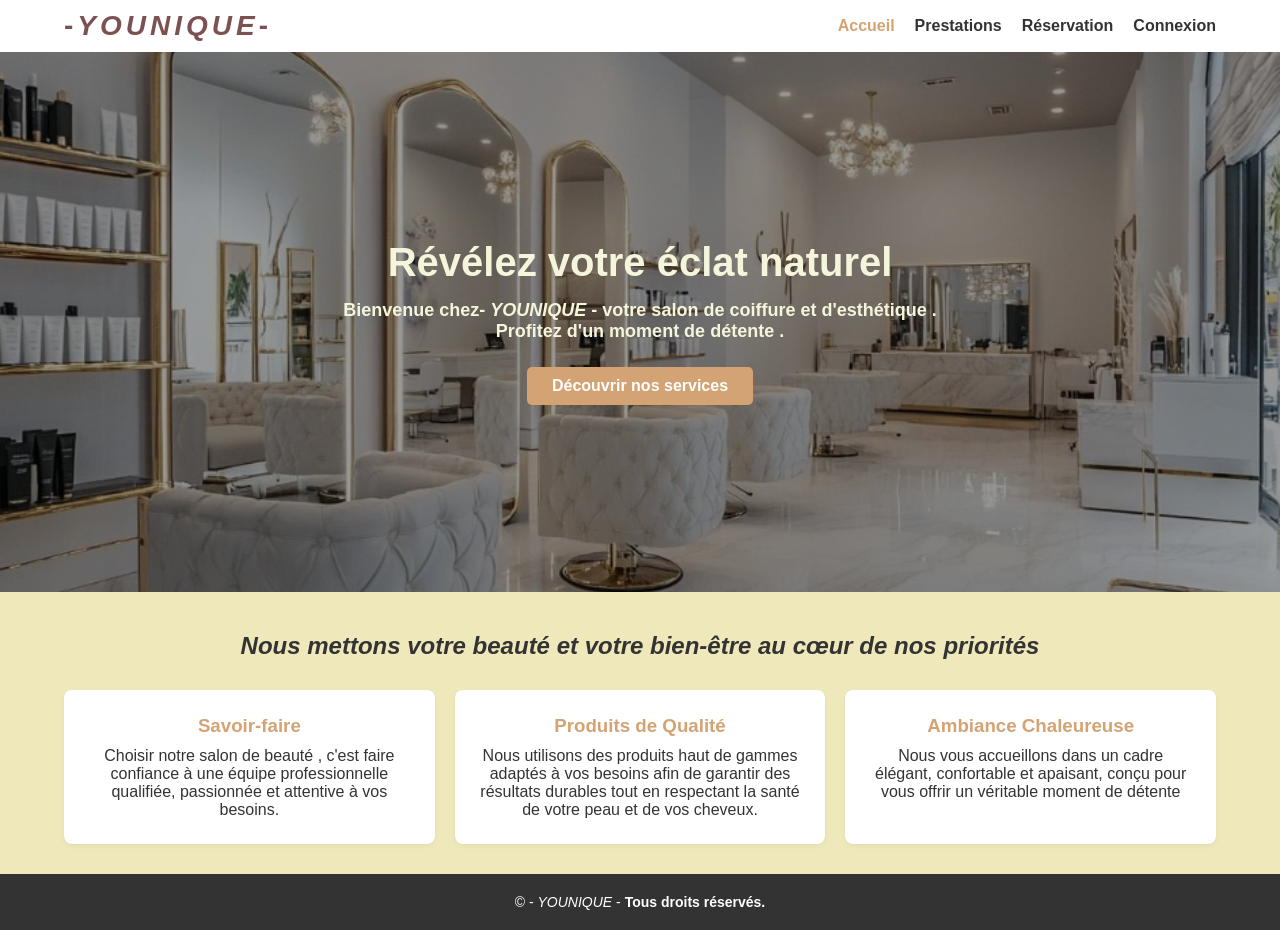
<file: index.html>
<!DOCTYPE html>
<html lang="fr">
<head>
    <meta charset="UTF-8">
    <meta name="viewport" content="width=device-width, initial-scale=1.0">
    <title>-YOUNIQUE- Salon de Coiffure & Esthétique</title>
    <link rel="stylesheet" href="./style.css">
</head>
<body>
    <header>
        <div class="logo">
            <a href="index.html" class="logo-text">-<i>YOUNIQUE</i>-</a> 
            
        </div>
        <nav>
            <ul>
                <li><a href="./index.html" class="active">Accueil</a></li>
                <li><a href="./prestation.html">Prestations</a></li>
                <li><a href="./reservation.html">Réservation</a></li>
                <li><a href="./connexion.html" id="nav-auth">Connexion</a></li>
            </ul>
        </nav>
    </header>
    <main>
        <section class="hero">
            <div class="hero-text">
                <h2>Révélez votre éclat naturel</h2>
                <p><b>Bienvenue chez- <i> YOUNIQUE</i> - votre salon de coiffure et d'esthétique . Profitez d'un moment de détente .</b></p>
                <a href="./prestation.html" class="btn">Découvrir nos services</a>
            </div>
        </section>
        <p id="welcome-hero" style="font-weight: bold; color: var(--primary-color); margin-top: 10px;"></p>

        <section class="about">
            <h2><i> Nous mettons votre beauté et votre bien-être au cœur de nos priorités</i></h2>
            <div class="about-grid">
                <div class="about-card">
                    <h3>Savoir-faire</h3>
                    <p>Choisir notre salon de beauté , c'est faire confiance à une équipe professionnelle qualifiée, passionnée et attentive à vos besoins.</p>
                </div>
                <div class="about-card">
                    <h3>Produits de Qualité</h3>
                    <p>Nous utilisons des produits haut de gammes  adaptés à vos besoins afin de garantir des résultats durables tout en respectant la santé de votre peau et de vos cheveux.</p>
                </div>
                <div class="about-card">
                    <h3>Ambiance Chaleureuse</h3>
                    <p>Nous vous accueillons dans un cadre élégant, confortable et apaisant, conçu pour vous offrir un véritable moment de détente</p>
                </div>
            </div>
        </section>
    </main>

    <footer>
    
        <p>&copy; - <i>YOUNIQUE</i> -  <b>Tous droits réservés.</b></p>
        
    </footer>

    <script src="./main.js"></script>
        
    <script>
        
        window.onload = function() {
            verifierSession(''); // Chaîne vide car index.html est à la racine, pas dans /content
            let user = localStorage.getItem('connectedUser');
if(user) {
    document.getElementById('welcome-hero').innerText = "Ravi de vous revoir chez nous, " + user + " !";
}
        };
    </script>
</body>
    </script>
</body>
</html>
</file>
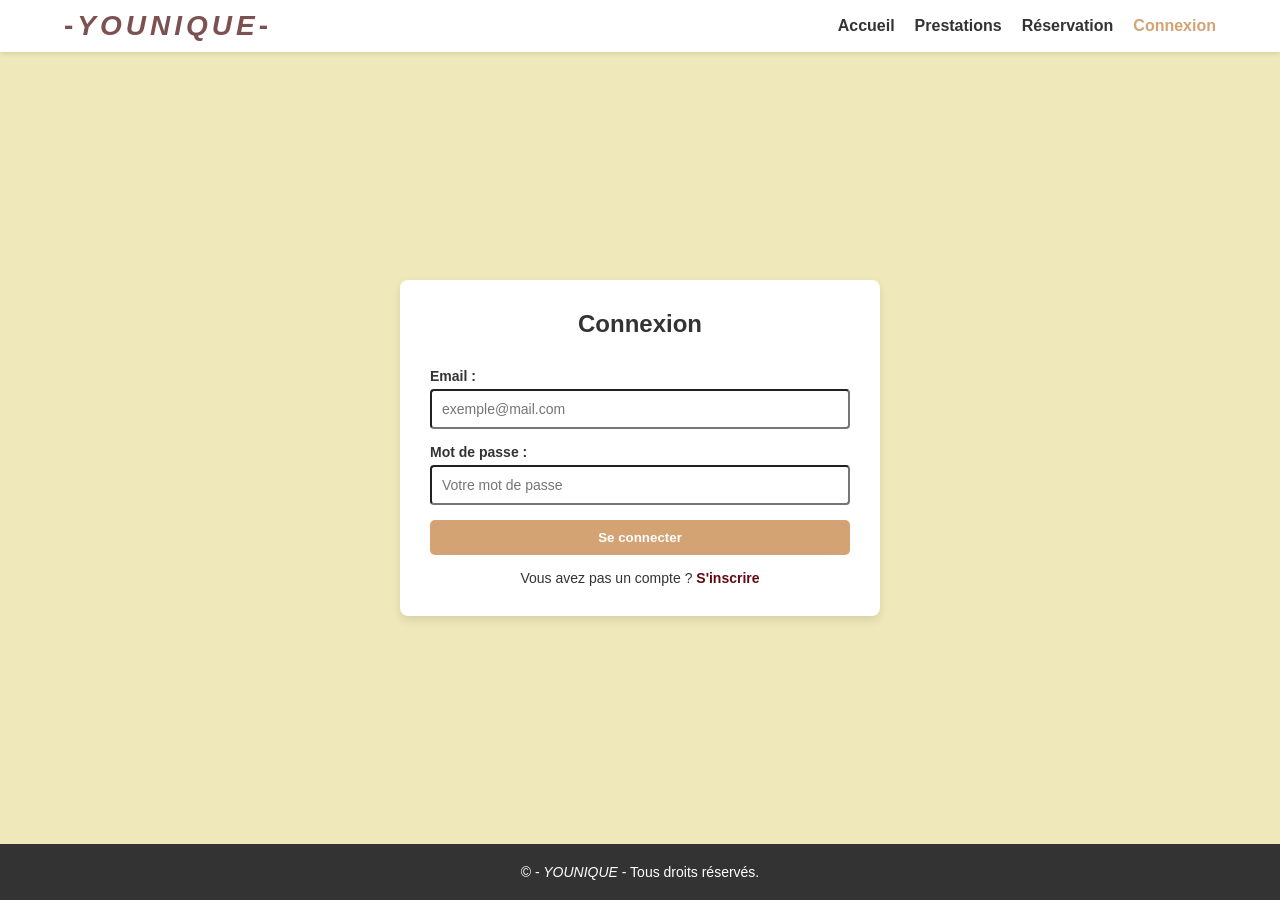
<file: connexion.html>
<!DOCTYPE html>
<html lang="fr">
<head>
    <meta charset="UTF-8">
    <meta name="viewport" content="width=device-width, initial-scale=1.0">
    <title>Espace Client - YOUNIQUE-</title>
    <link rel="stylesheet" href="./style.css">
</head>
<body>
    <header>
        <div class="logo">
            <a href="../index.html" class="logo-text">-<i>YOUNIQUE</i>-</a>
            
        </div>
        <nav>
            <ul>
                <li><a href="./index.html">Accueil</a></li>
                <li><a href="./prestation.html">Prestations</a></li>
                <li><a href="./reservation.html">Réservation</a></li>
                <li><a href="./connexion.html" class="active" id="nav-auth">Connexion</a></li>
            </ul>
        </nav>
    </header>

    <main class="container auth-container">
        <div class="form-box" id="login-box">
            <h2>Connexion</h2>
            <form id="form-login" onsubmit="gererConnexion(event)">
                <div class="form-group">
                    <label for="login-email">Email :</label>
                    <input type="email" id="login-email" required placeholder="exemple@mail.com">
                </div>
                <div class="form-group">
                    <label for="login-password">Mot de passe :</label>
                    <input type="password" id="login-password" required placeholder="Votre mot de passe">
                </div>
                <button type="submit" class="btn btn-block">Se connecter</button>
                <p class="toggle-form">Vous avez pas un  compte ? <a href="#" onclick="basculerFormulaire('register')">S'inscrire</a></p>
            </form>
            <div id="login-error" class="error-box" style="display:none;"></div>
        </div>

        <div class="form-box" id="register-box" style="display:none;">
            <h2>Inscription</h2>
            <form id="form-register" onsubmit="gererInscription(event)">
                <div class="form-group">
                    <label for="reg-nom">Nom complet :</label>
                    <input type="text" id="reg-nom" required placeholder="Nom et Prénom">
                </div>
                <div class="form-group">
                    <label for="reg-email">Email :</label>
                    <input type="email" id="reg-email" required placeholder="exemple@mail.com">
                    <small class="error-text" id="reg-email-error"></small>
                </div>
                <div class="form-group">
                    <label for="reg-password">Mot de passe (6 car. min) :</label>
                    <input type="password" id="reg-password" required placeholder="Créer un mot de passe">
                    <small class="error-text" id="reg-pass-error"></small>
                </div>
                <button type="submit" class="btn btn-block">Créer un compte</button>
                <p class="toggle-form">Déjà inscrit ? <a href="#" onclick="basculerFormulaire('login')">Se connecter</a></p>
            </form>
            <div id="register-success" class="success-box" style="display:none;"></div>
        </div>

        <div class="form-box" id="welcome-box" style="display:none;">
            <h2>Mon Espace</h2>
            <p id="welcome-text"></p>
            <button class="btn btn-danger" onclick="deconnexion()">Se déconnecter</button>
        </div>
    </main>

    <footer>
        <p>&copy; -<i> YOUNIQUE </i>- Tous droits réservés.</p>
    </footer>

    <script src="./main.js"></script>
    
<script>

    window.onload = function() {
        verifierSession('../');      
        afficherEspacePerso();       
    };
</script>
       
</body>
</html>
</file>
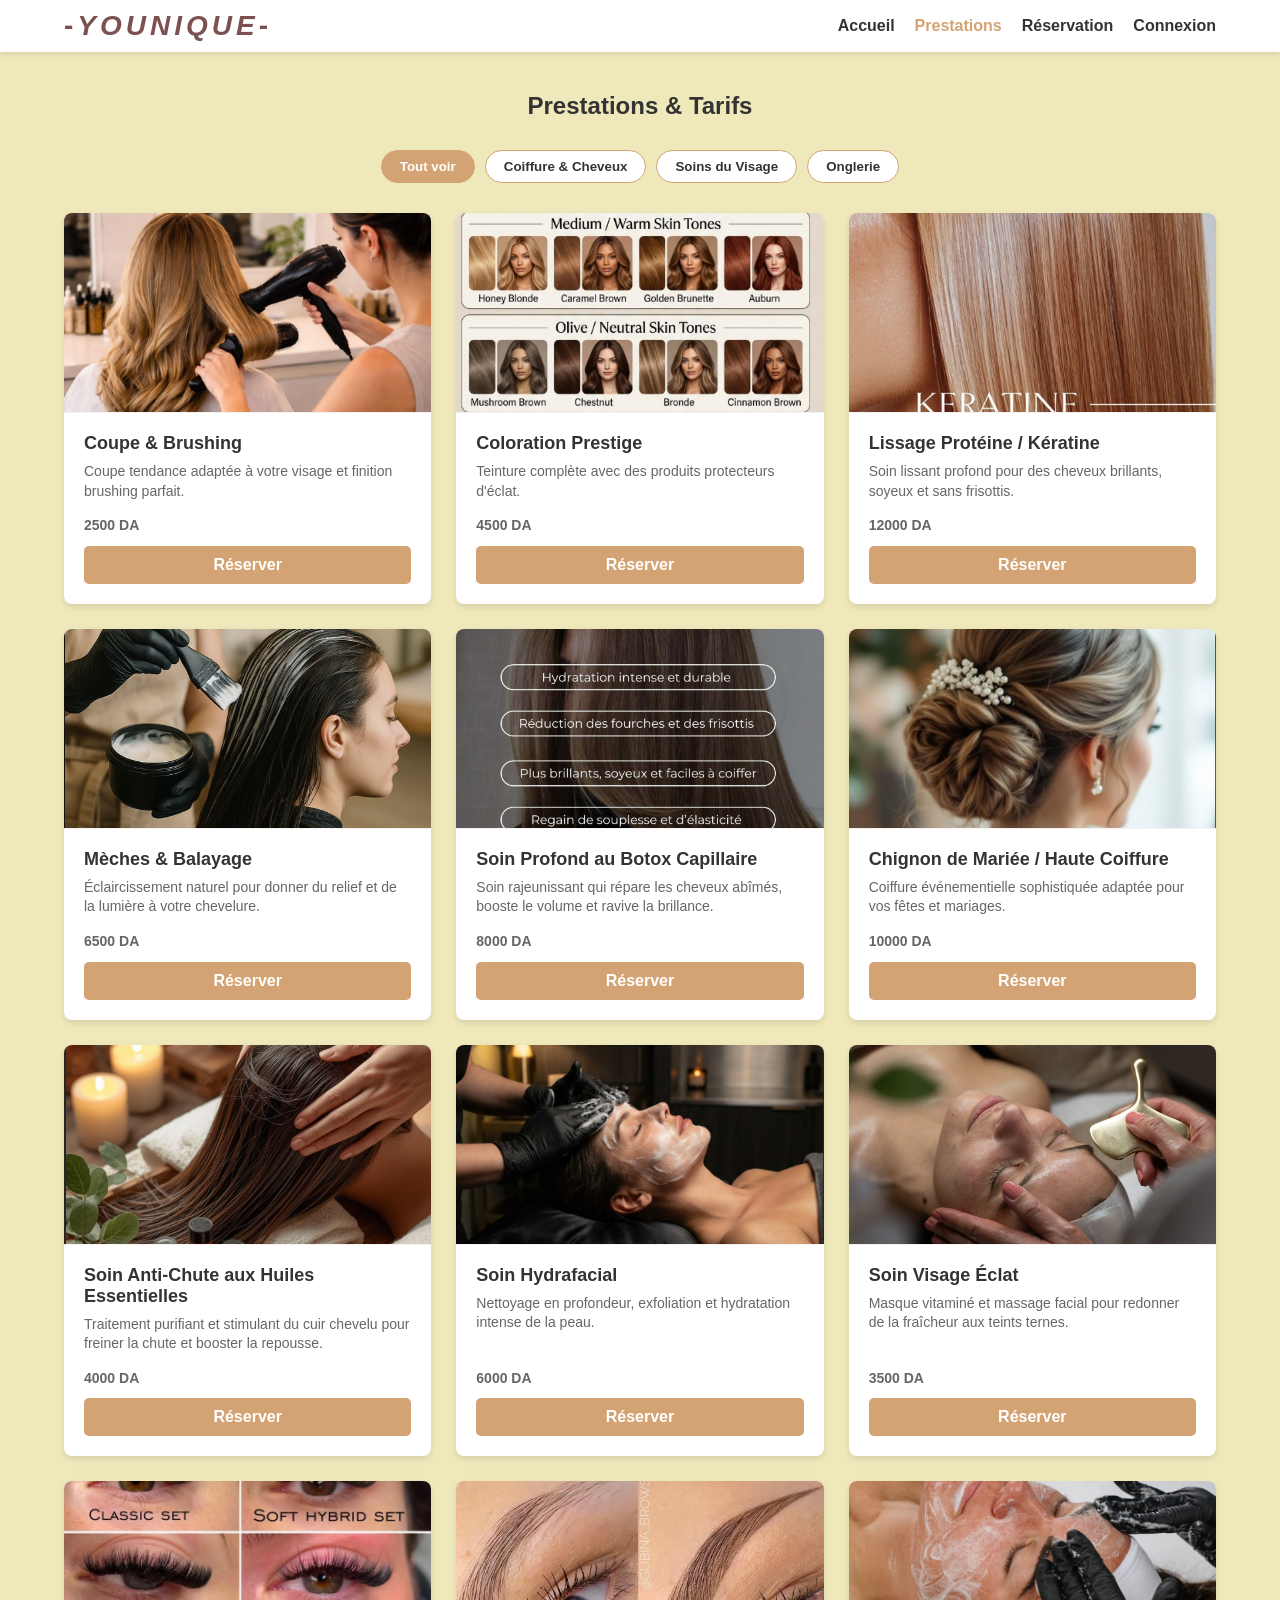
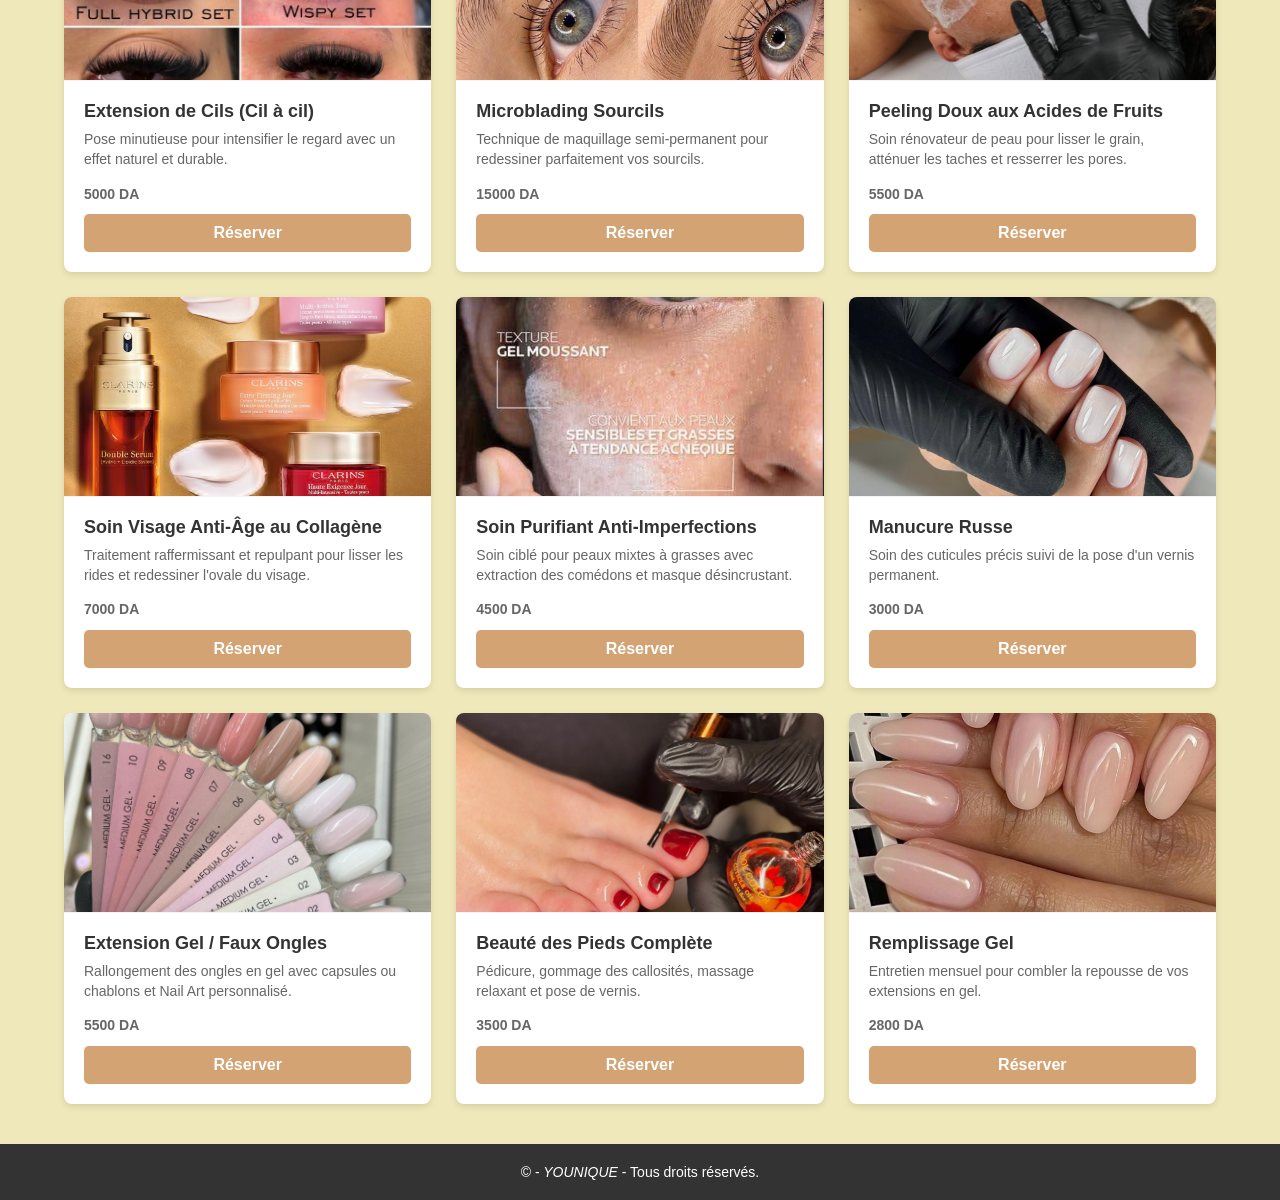
<file: prestation.html>
<!DOCTYPE html>
<html lang="fr">
<head>
    <meta charset="UTF-8">
    <meta name="viewport" content="width=device-width, initial-scale=1.0">
    <title>Nos Prestations - YOUNIQUE</title>
    <link rel="stylesheet" href="./style.css">
</head>
<body>
    <header>
        <div class="logo">
            <a href="../index.html" class="logo-text">-<i>YOUNIQUE</i>-</a>
            
        </div>
        <nav>
            <ul>
                <li><a href="./index.html">Accueil</a></li>
                <li><a href="./prestation.html" class="active">Prestations</a></li>
                <li><a href="./reservation.html">Réservation</a></li>
                <li><a href="./connexion.html" id="nav-auth">Connexion</a></li>
            </ul>
        </nav>
    </header>

    <main class="container">
        <h2><b>Prestations & Tarifs</b></h2>
        
        <div class="filters">
            <button class="btn-filter active" onclick="filtrerPrestations('tous')">Tout voir</button>
            <button class="btn-filter" onclick="filtrerPrestations('coiffure')">Coiffure & Cheveux</button>
            <button class="btn-filter" onclick="filtrerPrestations('soins')">Soins du Visage</button>
            <button class="btn-filter" onclick="filtrerPrestations('onglerie')">Onglerie</button>
        </div>

        <div class="products-grid" id="prestations-container">
            </div>
    </main>

    <footer>
        <p>&copy; -<i> YOUNIQUE </i>-  Tous droits réservés.</p>
    </footer>

    <script src="./main.js"></script>
    <script>
        
        window.onload = function() {
            afficherPrestations('tous'); 
            verifierSession('../');       
        };
        
    </script>
</body>
</html>
</file>
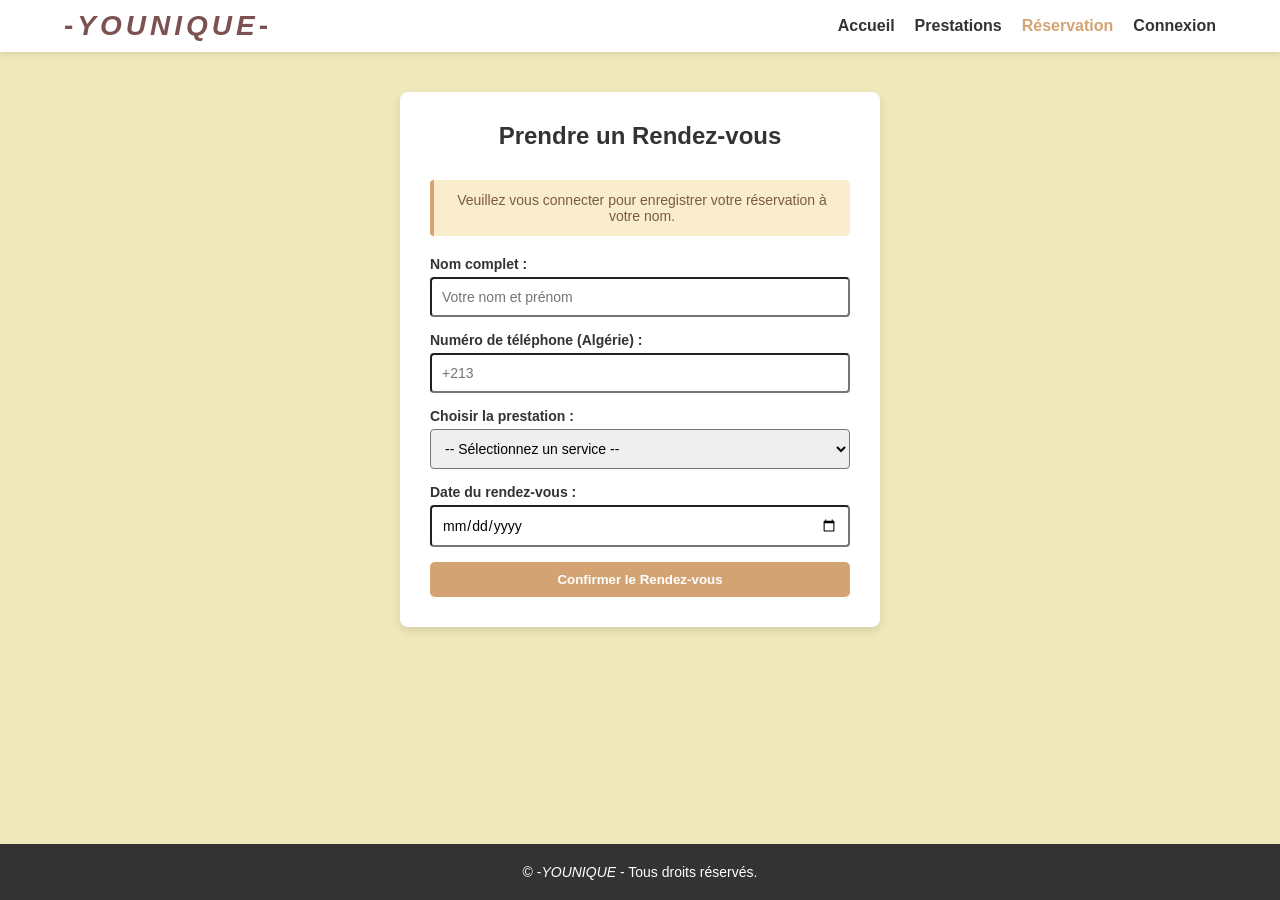
<file: reservation.html>
<!DOCTYPE html>
<html lang="fr">
<head>
    <meta charset="UTF-8">
    <meta name="viewport" content="width=device-width, initial-scale=1.0">
    <title>Prendre rendez-vous - YOUNIQUE</title>
    <link rel="stylesheet" href="./style.css">
</head>
<body>
    <header>
        <div class="logo">
            <a href="../index.html" class="logo-text">-<i>YOUNIQUE</i>-</a>
            
        </div>
        <nav>
            <ul>
                <li><a href="../index.html">Accueil</a></li>
                <li><a href="./prestation.html">Prestations</a></li>
                <li><a href="./reservation.html" class="active">Réservation</a></li>
                <li><a href="./connexion.html" id="nav-auth">Connexion</a></li>
            </ul>
        </nav>
    </header>

    <main class="container">
        <div class="form-box">
            <h2>Prendre un Rendez-vous</h2>
            <p id="reservation-msg" class="info-msg">Veuillez vous connecter pour enregistrer votre réservation à votre nom.</p>
            
            <form id="form-reservation" onsubmit="validerReservation(event)">
                <div class="form-group">
                    <label for="res-nom">Nom complet :</label>
                    <input type="text" id="res-nom" required placeholder="Votre nom et prénom">
                </div>

                <div class="form-group">
                    <label for="res-tel">Numéro de téléphone (Algérie) :</label>
                    <input type="tel" id="res-tel" required placeholder="+213">
                    <small class="error-text" id="tel-error"></small>
                </div>

                <div class="form-group">
                    <label for="res-service">Choisir la prestation :</label>
                    <select id="res-service" required>
                        <option value="">-- Sélectionnez un service --</option>
                        
                        <optgroup label="Coiffure & Cheveux">
                            <option value="Coupe & Brushing" > <image src="./images/brushing.jpg.png"/></image> coupe & Brushing - 2500 DA</option>
                            <option value="Coloration Prestige">Coloration Prestige - 4500 DA</option>
                            <option value="Lissage Protéine / Kératine">Lissage Protéine / Kératine - 12000 DA</option>
                            <option value="Mèches & Balayage">Mèches & Balayage - 6500 DA</option>
                            <option value="Soin Profond au Botox Capillaire">Soin Profond au Botox Capillaire - 8000 DA</option>
                            <option value="Chignon de Mariée / Haute Coiffure">Chignon de Mariée - 10000 DA</option>
                            <option value="Soin Anti-Chute aux Huiles Essentielles">Soin Anti-Chute - 4000 DA</option>
                        </optgroup>

                        <optgroup label="Soins du Visage & Corps">
                            <option value="Soin Hydrafacial">Soin Hydrafacial - 6000 DA</option>
                            <option value="Soin Visage Éclat">Soin Visage Éclat - 3500 DA</option>
                            <option value="Extension de Cils (Cil à cil)">Extension de Cils - 5000 DA</option>
                            <option value="Microblading Sourcils">Microblading Sourcils - 15000 DA</option>
                            <option value="Peeling Doux aux Acides de Fruits">Peeling Doux - 5500 DA</option>
                            <option value="Soin Visage Anti-Âge au Collagène">Soin Visage Anti-Âge - 7000 DA</option>
                            <option value="Soin Purifiant Anti-Imperfections">Soin Purifiant - 4500 DA</option>
                        </optgroup>

                        <optgroup label="Onglerie">
                            <option value="Manucure Russe">Manucure Russe - 3000 DA</option>
                            <option value="Extension Gel / Faux Ongles">Extension Gel / Faux Ongles - 5500 DA</option>
                            <option value="Beauté des Pieds Complète">Beauté des Pieds Complète - 3500 DA</option>
                            <option value="Remplissage Gel">Remplissage Gel - 2800 DA</option>
                        </optgroup>
                    </select>
                </div>

                <div class="form-group">
                    <label for="res-date">Date du rendez-vous :</label>
                    <input type="date" id="res-date" required>
                </div>

                <button type="submit" class="btn btn-block">Confirmer le Rendez-vous</button>
            </form>
            
            <div id="res-success" class="success-box" style="display:none;"></div>
        </div>
    </main>

    <footer>
        <p>&copy; -<i>YOUNIQUE </i>-  Tous droits réservés.</p>
    </footer>

    <script src="./main.js"></script>
    <script>
        window.onload = function() {
            verifierSession('../');
            
            
            let user = localStorage.getItem('connectedUser');
            if(user) {
                document.getElementById('res-nom').value = user;
                document.getElementById('reservation-msg').innerText = "Ravi de vous revoir " + user + ", planifiez votre moment bien-être !";
            }
        };
    </script>
</body>
</html>
</file>
<file: style.css>
/*  VARIABLES DE COULEUR (Palette douce et adaptée à un salon de beauté) */
:root {
    --primary-color: #d4a373;    /* Doré / Beige chaud pour les boutons et accents */
    --secondary-color: #faedcd;  /* Crème clair pour les messages d'information */
    --dark-color: #333333;       /* Gris foncé pour un texte lisible */
    --light-color: #efe8ba;      /* Fond de page très légèrement teinté (reposant) */
    --white: #ffffff;            /* Blanc pur pour les cartes et blocs */
    --error-color: #e63946;      /* Rouge pour les erreurs RegEx */
    --success-color: #2a9d8f;    /* Vert pour les validations réussies */
}

/* RESET & STYLES DE BASE */
* {
    margin: 0;
    padding: 0;
    box-sizing: border-box;
    font-family: 'Segoe UI', Tahoma, Geneva, Verdana, sans-serif;
}

body {
    background-color: var(--light-color);
    color: var(--dark-color);
    display: flex;
    flex-direction: column;
    min-height: 100vh; /* Permet de pousser le footer en bas si la page est vide */
}

/* HEADER & EN-TÊTE DE NAVIGATION (Présent sur toutes les pages) */
header {
    background-color: var(--white);
    display: flex;
    justify-content: space-between;
    align-items: center;
    padding: 10px 5%;
    box-shadow: 0 2px 5px rgba(0,0,0,0.1);
}

header .logo h1 {
    color: var(--primary-color);
    font-size: 24px;
    font-weight: bold;
}

nav ul {
    display: flex;
    list-style: none;
}

nav ul li {
    margin-left: 20px;
}

nav ul li a {
    text-decoration: none;
    color: var(--dark-color);
    font-weight: 600;
    transition: color 0.3s;
}

nav ul li a:hover, nav ul li a.active {
    color: var(--primary-color);
}

/*  PAGE D'ACCUEIL : SECTION HERO & PRÉSENTATION */
.hero {
    /* Rappel oral : linear-gradient applique un voile sombre pour rendre le texte lisible */
    background: linear-gradient(rgba(0,0,0,0.4), rgba(0,0,0,0.4)), url('./images/s.png') no-repeat center center/cover;
    background-color: #d1959f; 
    height: 60vh;
    display: flex;
    justify-content: center;
    align-items: center;
    text-align: center;
    color:beige;
    padding: 0 30px;
}

.hero-text h2 {
    font-size: 40px;
    margin-bottom: 15px;
}

.hero-text p {
    font-size: 18px;
    margin-bottom: 25px;
    max-width: 600px;
}

/* Section "Pourquoi nous choisir" de l'accueil */
.about {
    padding: 30px 5%;
    text-align: center;
}

.about h2 {
    margin-bottom: 30px;
}

.about-grid {
    display: flex;
    justify-content: space-around;
    gap: 20px;
    flex-wrap: wrap; /* Aligne verticalement sur mobile automatiquement */
}

.about-card {
    background-color: var(--white);
    padding: 25px;
    border-radius: 8px;
    flex: 1;
    min-width: 250px;
    box-shadow: 0 2px 5px rgba(0,0,0,0.05);
}

.about-card h3 {
    margin-bottom: 10px;
    color: var(--primary-color);
}

/* BOUTONS GÉNÉRAUX */
.btn {
    display: inline-block;
    background-color: var(--primary-color);
    color: var(--white);
    padding: 10px 25px;
    text-decoration: none;
    border-radius: 5px;
    border: none;
    cursor: pointer;
    font-weight: 600;
    transition: background 0.3s;
}

.btn:hover {
    background-color: #b88a5b;
}

.btn-block {
    display: block;
    width: 100%;
    margin-top: 10px;
    text-align: center;
}

.btn-danger {
    background-color: var(--error-color);
}
.btn-danger:hover {
    background-color: #c92a36;
}

/* PAGE PRESTATIONS : ZONE FILTRES & GRILLE DYNAMIQUE */
.container {
    padding: 40px 5%;
    flex: 1;
}

.container h2 {
    text-align: center;
    margin-bottom: 30px;
}

/* Zone des boutons de catégories */
.filters {
    display: flex;
    justify-content: center;
    margin-bottom: 30px;
    gap: 10px;
    flex-wrap: wrap;
}

.btn-filter {
    background-color: var(--white);
    border: 1px solid var(--primary-color);
    color: var(--dark-color);
    padding: 8px 18px;
    border-radius: 20px;
    cursor: pointer;
    font-weight: 600;
    transition: all 0.3s;
}

.btn-filter.active, .btn-filter:hover {
    background-color: var(--primary-color);
    color: var(--white);
}

/* Grille responsive pour l'affichage dynamique des 18 prestations */
.products-grid {
    display: grid;
    grid-template-columns: repeat(auto-fill, minmax(280px, 1fr));
    gap: 25px;
}

/* Cartes injectées par JavaScript */
.product-card {
    background-color: var(--white);
    border-radius: 8px;
    overflow: hidden; /* Obligatoire pour couper les bords carrés de l'image */
    box-shadow: 0 3px 6px rgba(0,0,0,0.1);
    display: flex;
    flex-direction: column;
    transition: transform 0.2s;
}

.product-card:hover {
    transform: translateY(-5px); 
}

/* Gestion de l'image de la prestation */
.product-img {
    width: 100%;
    height: 200px;       
    object-fit: cover;   /* Recadre proprement la photo sans l'écraser */
    border-bottom: 1px solid #f7f1f1;
}

.product-info {
    padding: 20px;
    display: flex;
    flex-direction: column;
    flex: 1;
    justify-content: space-between; 
}

.product-info h3 {
    margin-bottom: 8px;
    font-size: 18px;
    color: var(--dark-color);
}

.product-info p {
    font-size: 14px;
    color: #666666;
    line-height: 1.4;
}

.product-price {
    font-size: 18px;
    color: var(--primary-color);
    font-weight: bold;
    margin: 15px 0 5px 0;
}

/* FORMULAIRES (Connexion, Inscription & Réservation) */
.auth-container {
    display: flex;
    justify-content: center;
    align-items: center;
}

.form-box {
    background-color: var(--white);
    padding: 30px;
    border-radius: 8px;
    width: 100%;
    max-width: 480px;
    box-shadow: 0 4px 10px rgba(0,0,0,0.1);
    margin: 0 auto;
}

.form-group {
    margin-bottom: 15px;
}

.form-group label {
    display: block;
    margin-bottom: 5px;
    font-weight: 600;
    font-size: 14px;
}

.form-group input, .form-group select {
    width: 100%;
    padding: 10px;
    border: 1px solid #f5d0808;
    border-radius: 4px;
    font-size: 14px;
    outline: none;
}

.form-group input:focus, .form-group select:focus {
    border-color: var(--primary-color); /* Change la couleur de bordure au clic */
}

/* Style spécifique pour grouper les options dans le formulaire de réservation */
select optgroup {
    font-weight: bold;
    color: rgb(182, 92, 92);
    background-color: rgb(221, 202, 153);
}

select option {
    color: rgb(38, 38, 34);
    font-weight: normal;
}

.toggle-form {
    margin-top: 15px;
    text-align: center;
    font-size: 14px;
}

.toggle-form a {
    color: rgb(98,10,19);
    text-decoration: none;
    font-weight: bold;
}

/* BOITES DE NOTIFICATION ET MESSAGES D'ERREUR (Validation DOM) */
.error-box {
    background-color: #ebbec6;
    color: var(--error-color);
    padding: 10px;
    border-radius: 4px;
    margin-top: 15px;
    text-align: center;
    font-weight: 600;
}

.success-box {
    background-color: #d8f3dc;
    color: var(--success-color);
    padding: 15px;
    border-radius: 4px;
    margin-top: 15px;
    text-align: center;
    line-height: 1.5;
}

.error-text {
    color: var(--error-color);
    font-size: 12px;
    display: block;
    margin-top: 4px;
    font-weight: 600;
}

.info-msg {
    background-color: var(--secondary-color);
    padding: 12px;
    border-radius: 4px;
    margin-bottom: 20px;
    font-size: 14px;
    text-align: center;
    color: #7a5c3e;
    border-left: 4px solid var(--primary-color);
}

/* FOOTER (Pied de page) */
footer {
    background-color: var(--dark-color);
    color: var(--white);
    text-align: center;
    padding: 20px;
    margin-top: auto; 
    font-size: 14px;
}
/* Style du logo textuel */
.logo-text {
    font-size: 28px;            
    font-weight: 800;            
    letter-spacing: 4px;          
    text-transform: uppercase;   
    color: rgb(124, 81, 81);  
    text-decoration: none;        
    transition: all 0.3s ease;    
    display: inline-block;
}

/* Effet interactif quand on passe la souris sur le logo */
.logo-text:hover {
    color: var(--dark-color);     
    transform: translateY(-1px);  
}

/* MEDIA QUERIES (Responsive Design pour Tablettes et Mobiles) */
@media (max-width: 768px) {
    header {
        flex-direction: column; 
        gap: 15px;
        text-align: center;
    }

    nav ul {
        width: 100%;
        justify-content: center;
    }

    nav ul li {
        margin: 0 10px;
    }

    .hero-text h2 {
        font-size: 28px;
    }

    .hero-text p {
        font-size: 15px;
    }

    .about-grid {
        flex-direction: column; /* Les 3 cartes d'accueil s'empilent verticalement */
    }
    
    .filters {
        gap: 5px;
    }
    
    .btn-filter {
        padding: 6px 12px;
        font-size: 13px;
    }
}
</file>
